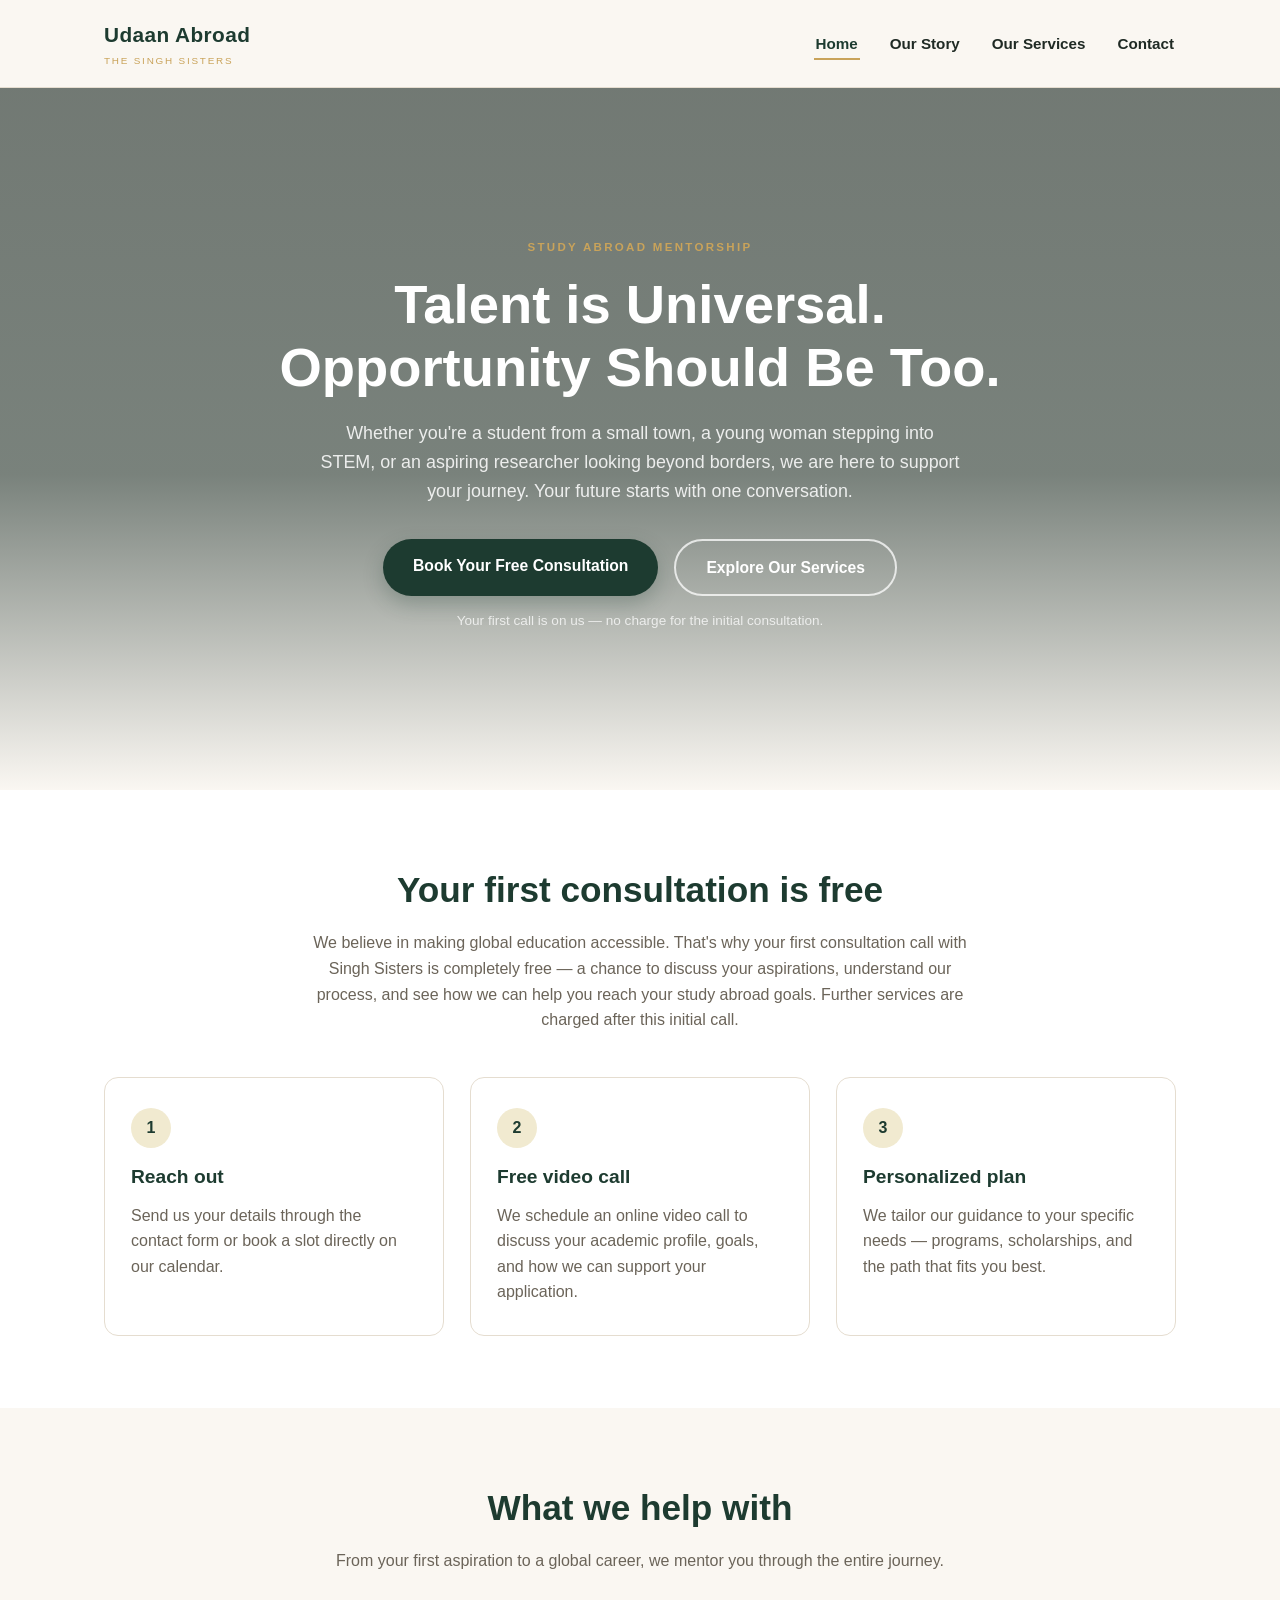
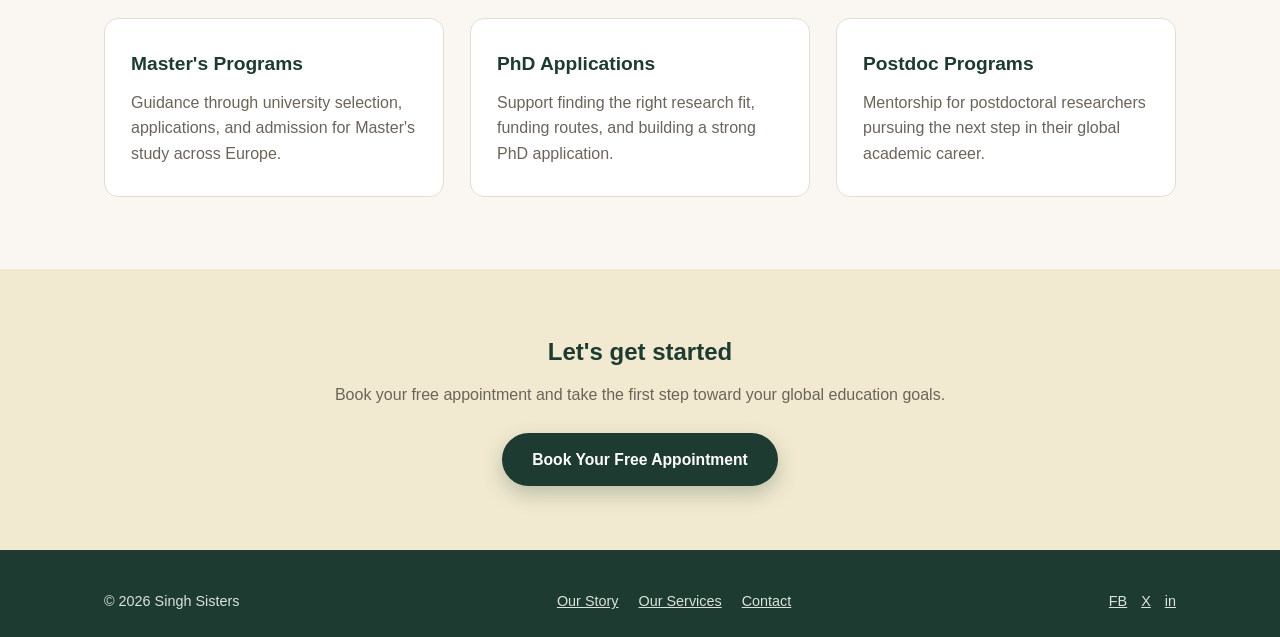
<file: index.html>
<!doctype html>
<html lang="en">
<head>
<meta charset="UTF-8">
<meta name="viewport" content="width=device-width, initial-scale=1">
<title>Udaan Abroad by The Singh Sisters | Study Abroad Mentorship</title>
<meta name="description" content="Udaan Abroad by The Singh Sisters — mentorship for Master's, PhD and Postdoc applications, scholarships, and study abroad guidance, with a focus on empowering women in STEM.">
<link rel="stylesheet" href="assets/style.css">
</head>
<body>
<a class="skip-link" href="#main-content">Skip to main content</a>

<header class="site-header">
  <div class="nav-row">
    <a class="brand" href="index.html">Udaan Abroad<small>The Singh Sisters</small></a>
    <button class="nav-toggle" aria-label="Toggle menu" aria-expanded="false">&#9776;</button>
    <nav class="main-nav" aria-label="Primary">
      <ul>
        <li><a href="index.html" aria-current="page">Home</a></li>
        <li><a href="our-story.html">Our Story</a></li>
        <li><a href="our-services.html">Our Services</a></li>
        <li><a href="contact.html">Contact</a></li>
      </ul>
    </nav>
  </div>
</header>

<main id="main-content">

  <section class="hero hero-photo">
    <div class="hero-bg" aria-hidden="true">
      <div class="hero-slide s1"><img src="assets/images/hero/hero-uk.jpg" alt=""></div>
      <div class="hero-slide s2"><img src="assets/images/hero/hero-france.jpg" alt=""></div>
      <div class="hero-slide s3"><img src="assets/images/hero/hero-germany.jpg" alt=""></div>
      <div class="hero-slide s4"><img src="assets/images/hero/hero-usa.jpg" alt=""></div>
    </div>
    <div class="hero-overlay" aria-hidden="true"></div>
    <div class="wrap">
      <span class="eyebrow">Study Abroad Mentorship</span>
      <h1>Talent is Universal.<br>Opportunity Should Be Too.</h1>
      <p class="lead">Whether you're a student from a small town, a young woman stepping into STEM, or an aspiring researcher looking beyond borders, we are here to support your journey. Your future starts with one conversation.</p>
      <div class="btn-row">
        <a class="btn btn-primary" href="contact.html#book">Book Your Free Consultation</a>
        <a class="btn btn-secondary" href="our-services.html">Explore Our Services</a>
      </div>
      <p class="hero-note">Your first call is on us — no charge for the initial consultation.</p>
    </div>
  </section>

  <section class="alt">
    <div class="wrap">
      <div class="section-head">
        <h2>Your first consultation is free</h2>
        <p>We believe in making global education accessible. That's why your first consultation call with Singh Sisters is completely free — a chance to discuss your aspirations, understand our process, and see how we can help you reach your study abroad goals. Further services are charged after this initial call.</p>
      </div>
      <div class="grid-3">
        <div class="card">
          <span class="num">1</span>
          <h3>Reach out</h3>
          <p>Send us your details through the contact form or book a slot directly on our calendar.</p>
        </div>
        <div class="card">
          <span class="num">2</span>
          <h3>Free video call</h3>
          <p>We schedule an online video call to discuss your academic profile, goals, and how we can support your application.</p>
        </div>
        <div class="card">
          <span class="num">3</span>
          <h3>Personalized plan</h3>
          <p>We tailor our guidance to your specific needs — programs, scholarships, and the path that fits you best.</p>
        </div>
      </div>
    </div>
  </section>

  <section>
    <div class="wrap">
      <div class="section-head">
        <h2>What we help with</h2>
        <p>From your first aspiration to a global career, we mentor you through the entire journey.</p>
      </div>
      <div class="grid-3">
        <div class="card">
          <h3>Master's Programs</h3>
          <p>Guidance through university selection, applications, and admission for Master's study across Europe.</p>
        </div>
        <div class="card">
          <h3>PhD Applications</h3>
          <p>Support finding the right research fit, funding routes, and building a strong PhD application.</p>
        </div>
        <div class="card">
          <h3>Postdoc Programs</h3>
          <p>Mentorship for postdoctoral researchers pursuing the next step in their global academic career.</p>
        </div>
      </div>
    </div>
  </section>

  <section class="cta-band">
    <div class="wrap">
      <h2>Let's get started</h2>
      <p>Book your free appointment and take the first step toward your global education goals.</p>
      <a class="btn btn-primary" href="contact.html#book">Book Your Free Appointment</a>
    </div>
  </section>

</main>

<footer class="site-footer">
  <div class="wrap foot-row">
    <span>&copy; 2026 Singh Sisters</span>
    <div class="foot-links">
      <a href="our-story.html">Our Story</a>
      <a href="our-services.html">Our Services</a>
      <a href="contact.html">Contact</a>
    </div>
    <div class="foot-social">
      <a href="https://facebook.com/profile.php?id=100004193443887" aria-label="Facebook" target="_blank" rel="noopener">FB</a>
      <a href="https://x.com/Anamika95241313?s=20" aria-label="X" target="_blank" rel="noopener">X</a>
      <a href="https://linkedin.com/in/anamika-singh-583845187/" aria-label="LinkedIn" target="_blank" rel="noopener">in</a>
    </div>
  </div>
</footer>

<script src="assets/nav.js"></script>
</body>
</html>
</file>
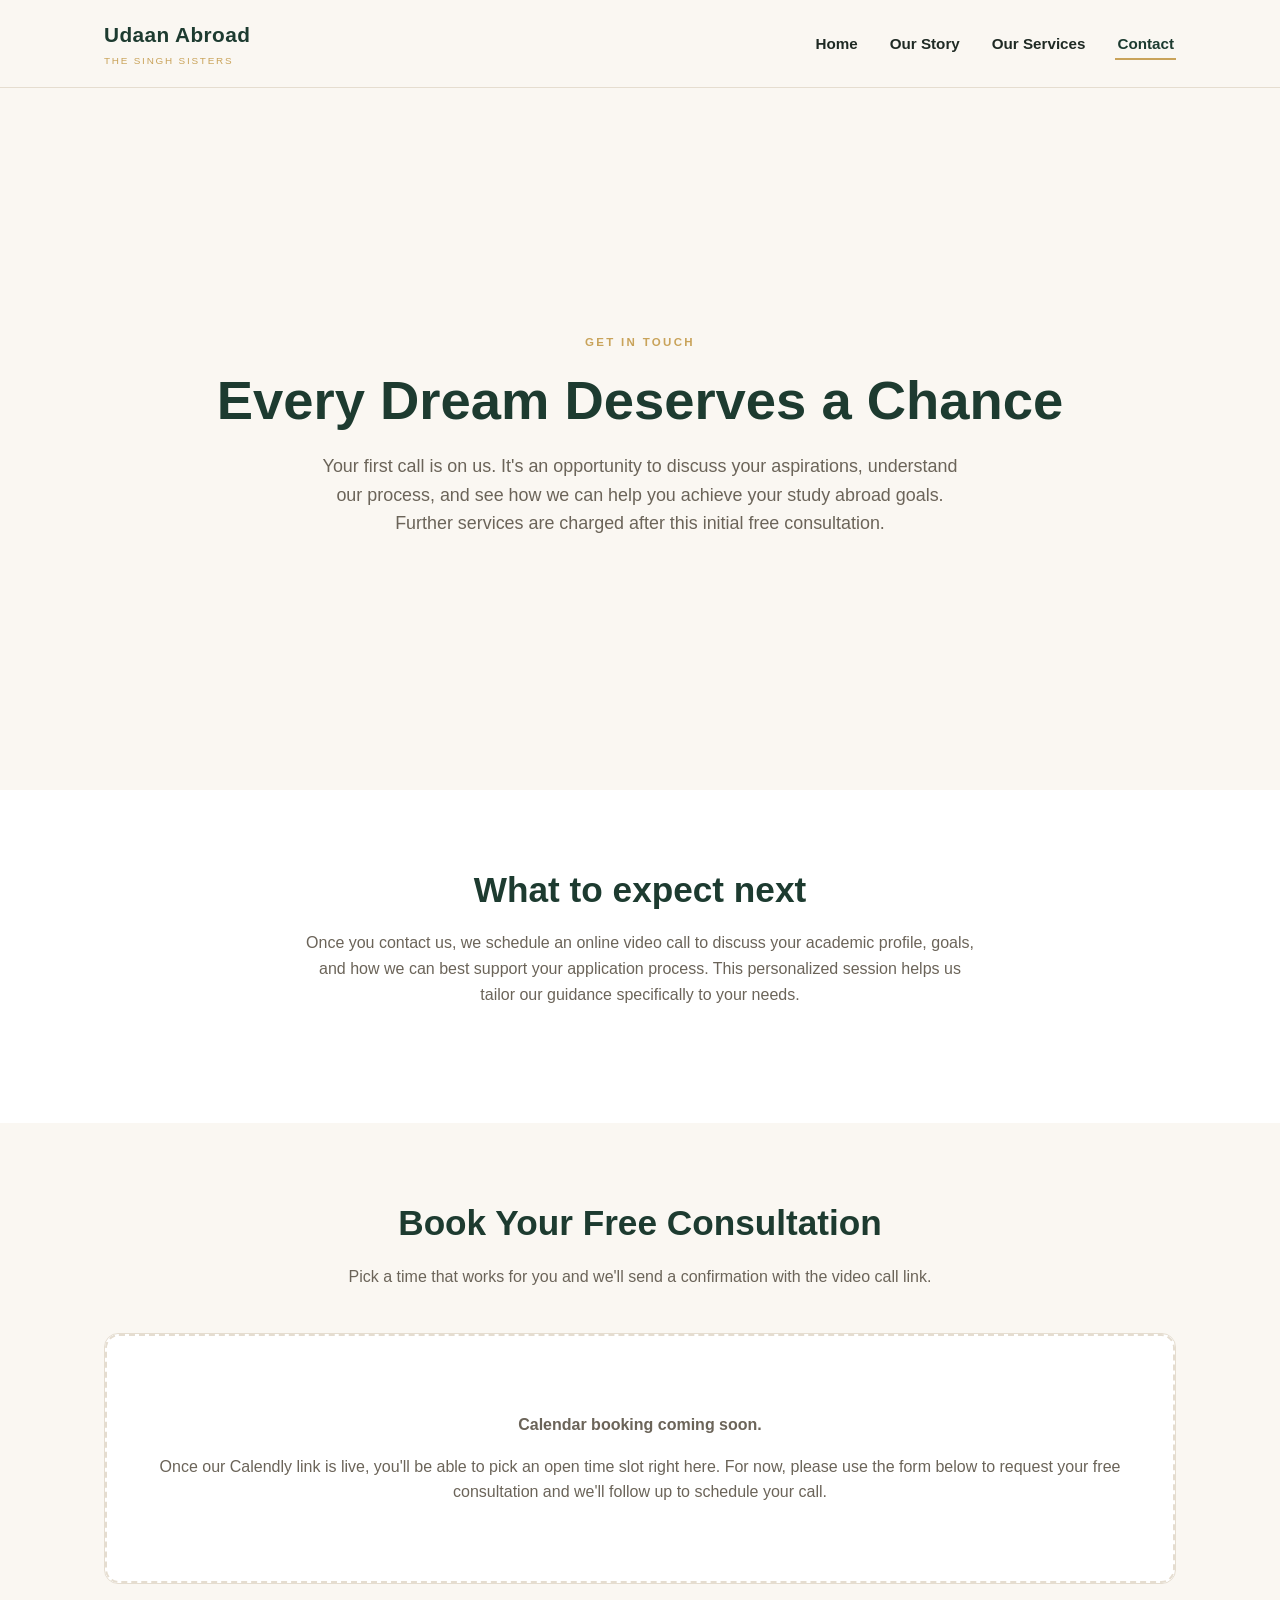
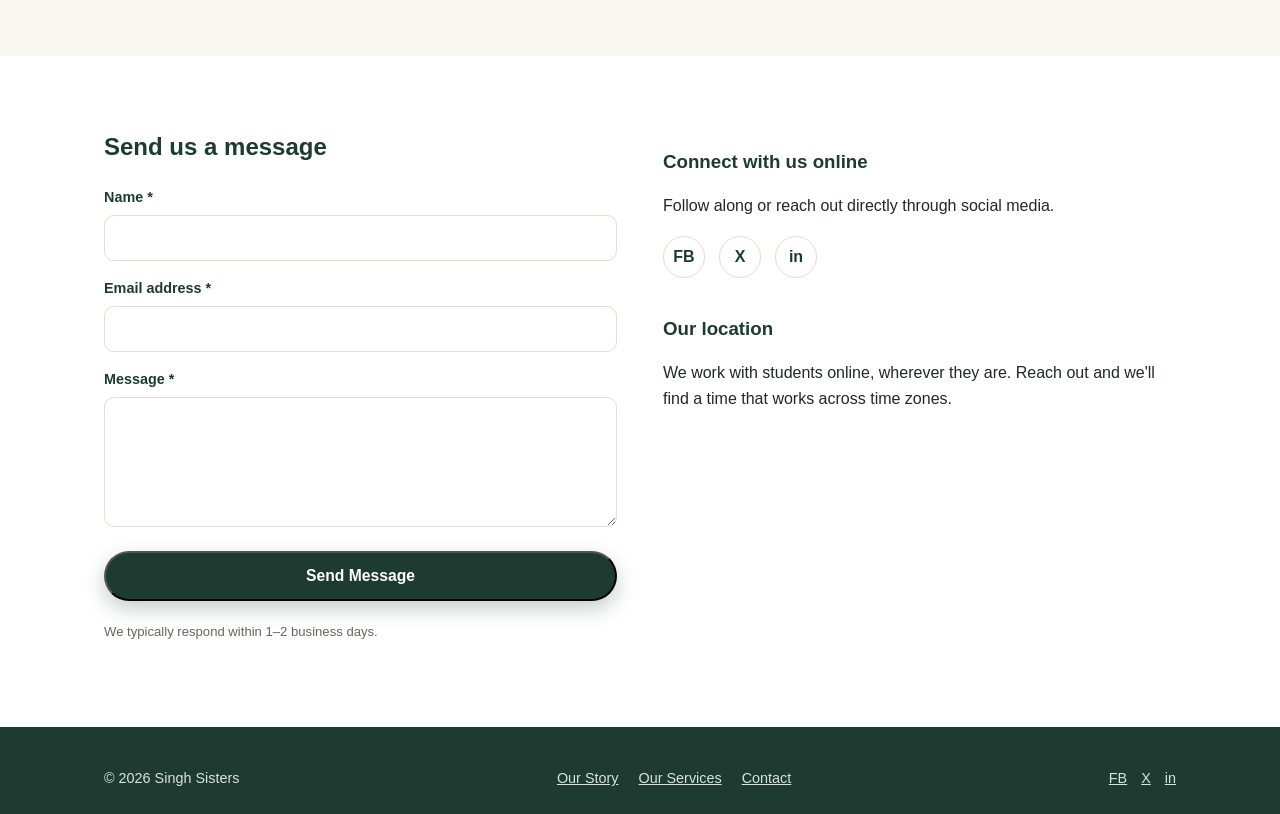
<file: contact.html>
<!doctype html>
<html lang="en">
<head>
<meta charset="UTF-8">
<meta name="viewport" content="width=device-width, initial-scale=1">
<title>Contact &amp; Book a Free Consultation | Udaan Abroad — The Singh Sisters</title>
<meta name="description" content="Book your free consultation with The Singh Sisters or send us a message about your study abroad goals.">
<link rel="stylesheet" href="assets/style.css">
</head>
<body>
<a class="skip-link" href="#main-content">Skip to main content</a>

<header class="site-header">
  <div class="nav-row">
    <a class="brand" href="index.html">Udaan Abroad<small>The Singh Sisters</small></a>
    <button class="nav-toggle" aria-label="Toggle menu" aria-expanded="false">&#9776;</button>
    <nav class="main-nav" aria-label="Primary">
      <ul>
        <li><a href="index.html">Home</a></li>
        <li><a href="our-story.html">Our Story</a></li>
        <li><a href="our-services.html">Our Services</a></li>
        <li><a href="contact.html" aria-current="page">Contact</a></li>
      </ul>
    </nav>
  </div>
</header>

<main id="main-content">

  <section class="hero" style="padding-bottom:50px;">
    <div class="wrap">
      <span class="eyebrow">Get In Touch</span>
      <h1>Every Dream Deserves a Chance</h1>
      <p class="lead">Your first call is on us. It's an opportunity to discuss your aspirations, understand our process, and see how we can help you achieve your study abroad goals. Further services are charged after this initial free consultation.</p>
    </div>
  </section>

  <section class="alt">
    <div class="wrap">
      <div class="section-head">
        <h2>What to expect next</h2>
        <p>Once you contact us, we schedule an online video call to discuss your academic profile, goals, and how we can best support your application process. This personalized session helps us tailor our guidance specifically to your needs.</p>
      </div>
    </div>
  </section>

  <section id="book">
    <div class="wrap">
      <div class="section-head">
        <h2>Book Your Free Consultation</h2>
        <p>Pick a time that works for you and we'll send a confirmation with the video call link.</p>
      </div>

      <div class="booking-panel">
        <!--
          CALENDLY EMBED
          Replace CALENDLY_URL below with your real link, e.g.:
          https://calendly.com/anamikas2112/free-consultation
          Then delete the .calendly-placeholder block underneath.
        -->
        <div class="calendly-placeholder">
          <p><strong>Calendar booking coming soon.</strong></p>
          <p>Once our Calendly link is live, you'll be able to pick an open time slot right here. For now, please use the form below to request your free consultation and we'll follow up to schedule your call.</p>
        </div>
        <!--
        <div class="calendly-inline-widget calendly-embed" data-url="CALENDLY_URL?hide_gdpr_banner=1&background_color=faf7f2&text_color=1f2a24&primary_color=1d3b30"></div>
        <script type="text/javascript" src="https://assets.calendly.com/assets/external/widget.js" async></script>
        -->
      </div>
    </div>
  </section>

  <section class="alt">
    <div class="wrap contact-grid">
      <div>
        <h2 style="color:var(--green-deep); margin-top:0;">Send us a message</h2>
        <div id="formSuccess" class="form-success">Thank you — your message has been sent. We'll be in touch soon!</div>
        <form class="contact-form" id="contactForm" action="https://formspree.io/f/REPLACE_WITH_FORMSPREE_ID" method="POST">
          <div>
            <label for="name">Name *</label>
            <input type="text" id="name" name="name" required>
          </div>
          <div>
            <label for="email">Email address *</label>
            <input type="email" id="email" name="email" required>
          </div>
          <div>
            <label for="message">Message *</label>
            <textarea id="message" name="message" required></textarea>
          </div>
          <input type="hidden" name="_subject" value="New consultation request — Udaan Abroad">
          <input type="text" name="_gotcha" style="display:none" tabindex="-1" autocomplete="off">
          <button type="submit" class="btn btn-primary">Send Message</button>
          <p class="form-note">We typically respond within 1&ndash;2 business days.</p>
        </form>
      </div>

      <div class="info-block">
        <h3>Connect with us online</h3>
        <p>Follow along or reach out directly through social media.</p>
        <div class="social-links">
          <a href="https://facebook.com/profile.php?id=100004193443887" aria-label="Facebook" target="_blank" rel="noopener">FB</a>
          <a href="https://x.com/Anamika95241313?s=20" aria-label="X" target="_blank" rel="noopener">X</a>
          <a href="https://linkedin.com/in/anamika-singh-583845187/" aria-label="LinkedIn" target="_blank" rel="noopener">in</a>
        </div>
        <h3 style="margin-top:36px;">Our location</h3>
        <p>We work with students online, wherever they are. Reach out and we'll find a time that works across time zones.</p>
      </div>
    </div>
  </section>

</main>

<footer class="site-footer">
  <div class="wrap foot-row">
    <span>&copy; 2026 Singh Sisters</span>
    <div class="foot-links">
      <a href="our-story.html">Our Story</a>
      <a href="our-services.html">Our Services</a>
      <a href="contact.html">Contact</a>
    </div>
    <div class="foot-social">
      <a href="https://facebook.com/profile.php?id=100004193443887" aria-label="Facebook" target="_blank" rel="noopener">FB</a>
      <a href="https://x.com/Anamika95241313?s=20" aria-label="X" target="_blank" rel="noopener">X</a>
      <a href="https://linkedin.com/in/anamika-singh-583845187/" aria-label="LinkedIn" target="_blank" rel="noopener">in</a>
    </div>
  </div>
</footer>

<script src="assets/nav.js"></script>
<script src="assets/form.js"></script>
</body>
</html>
</file>
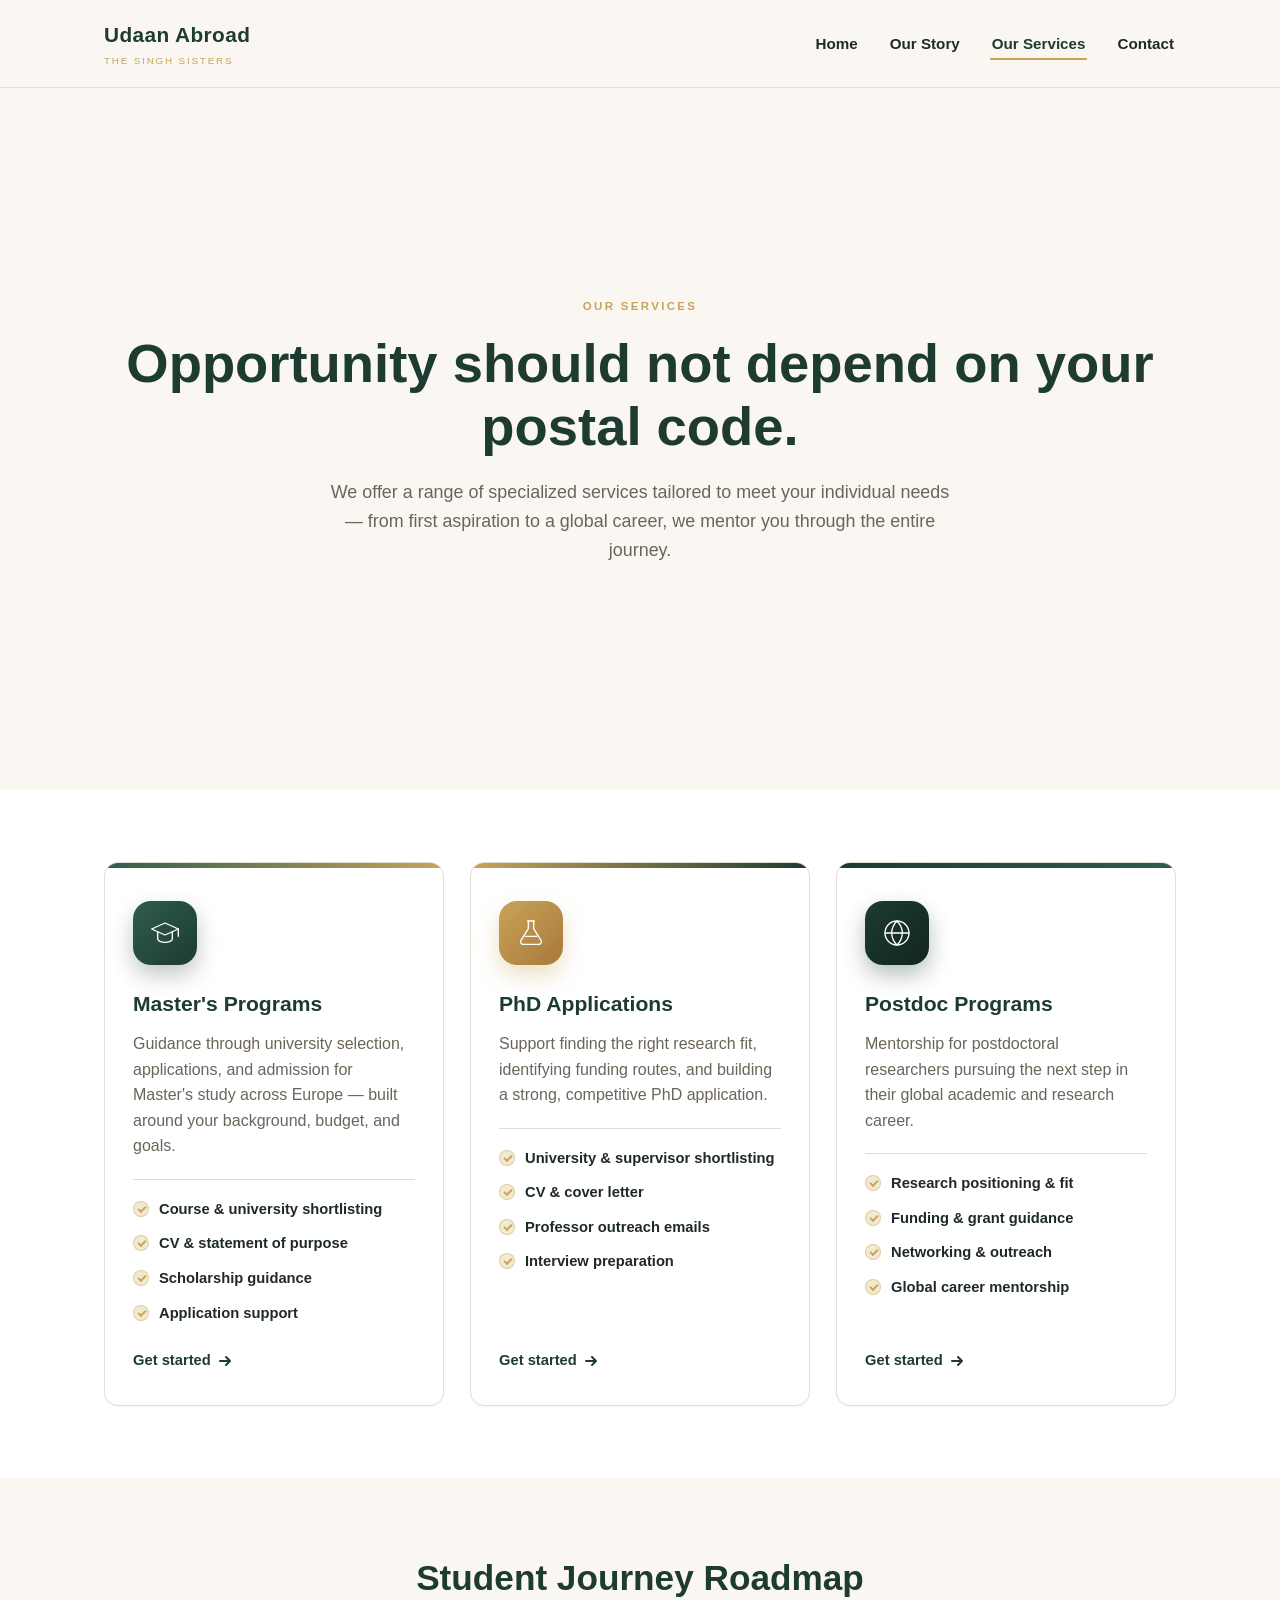
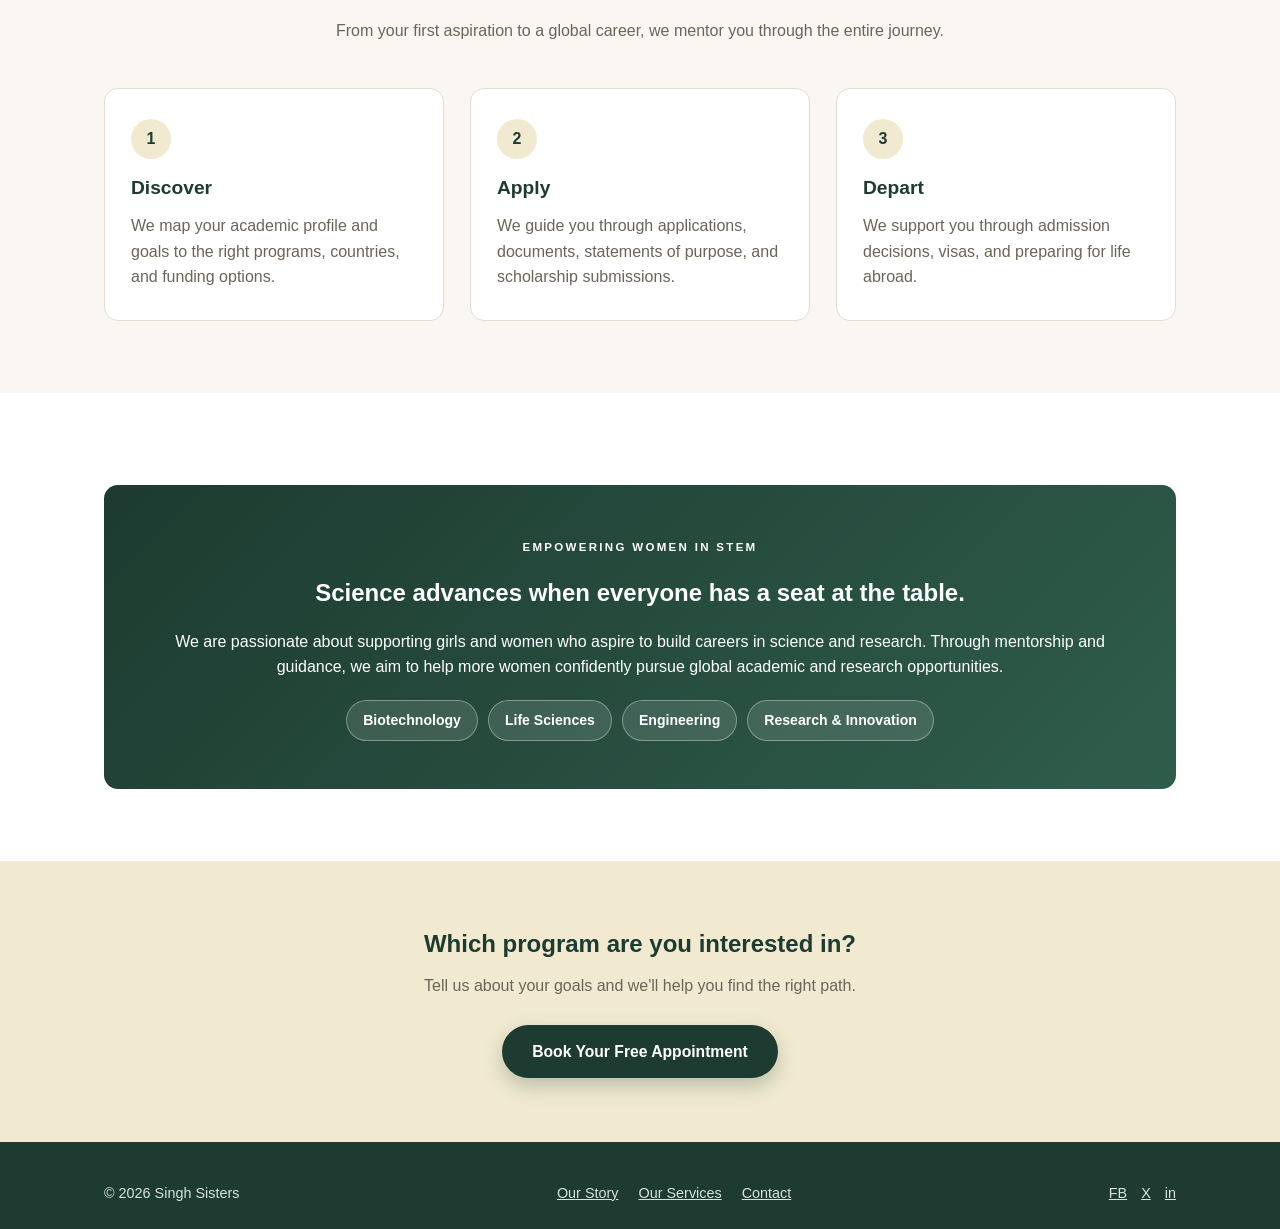
<file: our-services.html>
<!doctype html>
<html lang="en">
<head>
<meta charset="UTF-8">
<meta name="viewport" content="width=device-width, initial-scale=1">
<title>Our Services | Udaan Abroad — The Singh Sisters</title>
<meta name="description" content="Mentorship for Master's, PhD, and Postdoc applications, and dedicated support for women pursuing careers in STEM.">
<link rel="stylesheet" href="assets/style.css">
</head>
<body>
<a class="skip-link" href="#main-content">Skip to main content</a>

<header class="site-header">
  <div class="nav-row">
    <a class="brand" href="index.html">Udaan Abroad<small>The Singh Sisters</small></a>
    <button class="nav-toggle" aria-label="Toggle menu" aria-expanded="false">&#9776;</button>
    <nav class="main-nav" aria-label="Primary">
      <ul>
        <li><a href="index.html">Home</a></li>
        <li><a href="our-story.html">Our Story</a></li>
        <li><a href="our-services.html" aria-current="page">Our Services</a></li>
        <li><a href="contact.html">Contact</a></li>
      </ul>
    </nav>
  </div>
</header>

<main id="main-content">

  <section class="hero" style="padding-bottom:60px;">
    <div class="wrap">
      <span class="eyebrow">Our Services</span>
      <h1>Opportunity should not depend on your postal code.</h1>
      <p class="lead">We offer a range of specialized services tailored to meet your individual needs — from first aspiration to a global career, we mentor you through the entire journey.</p>
    </div>
  </section>

  <section class="alt">
    <div class="wrap">
      <div class="service-grid">

        <div class="service-card">
          <div class="icon-badge">
            <svg viewBox="0 0 48 48" fill="none" stroke="currentColor" stroke-width="2" stroke-linecap="round" stroke-linejoin="round"><path d="M4 18L24 9l20 9-20 9-20-9z"/><path d="M13 22.5V33c0 2.5 5 5 11 5s11-2.5 11-5V22.5"/><path d="M44 18v11"/></svg>
          </div>
          <h3>Master's Programs</h3>
          <p>Guidance through university selection, applications, and admission for Master's study across Europe &mdash; built around your background, budget, and goals.</p>
          <ul>
            <li>Course &amp; university shortlisting</li>
            <li>CV &amp; statement of purpose</li>
            <li>Scholarship guidance</li>
            <li>Application support</li>
          </ul>
          <a class="card-link" href="contact.html#book">Get started <svg viewBox="0 0 16 16" fill="none" stroke="currentColor" stroke-width="2" stroke-linecap="round" stroke-linejoin="round"><path d="M3 8h10M9 4l4 4-4 4"/></svg></a>
        </div>

        <div class="service-card">
          <div class="icon-badge">
            <svg viewBox="0 0 48 48" fill="none" stroke="currentColor" stroke-width="2" stroke-linecap="round" stroke-linejoin="round"><path d="M19 6h10"/><path d="M20 6v11.5L8.8 35.3A4 4 0 0 0 12.2 41h23.6a4 4 0 0 0 3.4-5.7L28 17.5V6"/><path d="M15 29h18"/></svg>
          </div>
          <h3>PhD Applications</h3>
          <p>Support finding the right research fit, identifying funding routes, and building a strong, competitive PhD application.</p>
          <ul>
            <li>University &amp; supervisor shortlisting</li>
            <li>CV &amp; cover letter</li>
            <li>Professor outreach emails</li>
            <li>Interview preparation</li>
          </ul>
          <a class="card-link" href="contact.html#book">Get started <svg viewBox="0 0 16 16" fill="none" stroke="currentColor" stroke-width="2" stroke-linecap="round" stroke-linejoin="round"><path d="M3 8h10M9 4l4 4-4 4"/></svg></a>
        </div>

        <div class="service-card">
          <div class="icon-badge">
            <svg viewBox="0 0 48 48" fill="none" stroke="currentColor" stroke-width="2" stroke-linecap="round" stroke-linejoin="round"><circle cx="24" cy="24" r="18"/><path d="M6 24h36"/><path d="M24 6c5 5 8 11 8 18s-3 13-8 18c-5-5-8-11-8-18s3-13 8-18z"/></svg>
          </div>
          <h3>Postdoc Programs</h3>
          <p>Mentorship for postdoctoral researchers pursuing the next step in their global academic and research career.</p>
          <ul>
            <li>Research positioning &amp; fit</li>
            <li>Funding &amp; grant guidance</li>
            <li>Networking &amp; outreach</li>
            <li>Global career mentorship</li>
          </ul>
          <a class="card-link" href="contact.html#book">Get started <svg viewBox="0 0 16 16" fill="none" stroke="currentColor" stroke-width="2" stroke-linecap="round" stroke-linejoin="round"><path d="M3 8h10M9 4l4 4-4 4"/></svg></a>
        </div>

      </div>
    </div>
  </section>

  <section>
    <div class="wrap">
      <div class="section-head">
        <h2>Student Journey Roadmap</h2>
        <p>From your first aspiration to a global career, we mentor you through the entire journey.</p>
      </div>
      <div class="grid-3">
        <div class="card">
          <span class="num">1</span>
          <h3>Discover</h3>
          <p>We map your academic profile and goals to the right programs, countries, and funding options.</p>
        </div>
        <div class="card">
          <span class="num">2</span>
          <h3>Apply</h3>
          <p>We guide you through applications, documents, statements of purpose, and scholarship submissions.</p>
        </div>
        <div class="card">
          <span class="num">3</span>
          <h3>Depart</h3>
          <p>We support you through admission decisions, visas, and preparing for life abroad.</p>
        </div>
      </div>
    </div>
  </section>

  <section class="alt">
    <div class="wrap">
      <div class="stem-banner">
        <span class="eyebrow" style="color:#fff;">Empowering Women in STEM</span>
        <h2>Science advances when everyone has a seat at the table.</h2>
        <p>We are passionate about supporting girls and women who aspire to build careers in science and research. Through mentorship and guidance, we aim to help more women confidently pursue global academic and research opportunities.</p>
        <div class="tags">
          <span>Biotechnology</span>
          <span>Life Sciences</span>
          <span>Engineering</span>
          <span>Research &amp; Innovation</span>
        </div>
      </div>
    </div>
  </section>

  <section class="cta-band">
    <div class="wrap">
      <h2>Which program are you interested in?</h2>
      <p>Tell us about your goals and we'll help you find the right path.</p>
      <a class="btn btn-primary" href="contact.html#book">Book Your Free Appointment</a>
    </div>
  </section>

</main>

<footer class="site-footer">
  <div class="wrap foot-row">
    <span>&copy; 2026 Singh Sisters</span>
    <div class="foot-links">
      <a href="our-story.html">Our Story</a>
      <a href="our-services.html">Our Services</a>
      <a href="contact.html">Contact</a>
    </div>
    <div class="foot-social">
      <a href="https://facebook.com/profile.php?id=100004193443887" aria-label="Facebook" target="_blank" rel="noopener">FB</a>
      <a href="https://x.com/Anamika95241313?s=20" aria-label="X" target="_blank" rel="noopener">X</a>
      <a href="https://linkedin.com/in/anamika-singh-583845187/" aria-label="LinkedIn" target="_blank" rel="noopener">in</a>
    </div>
  </div>
</footer>

<script src="assets/nav.js"></script>
</body>
</html>
</file>
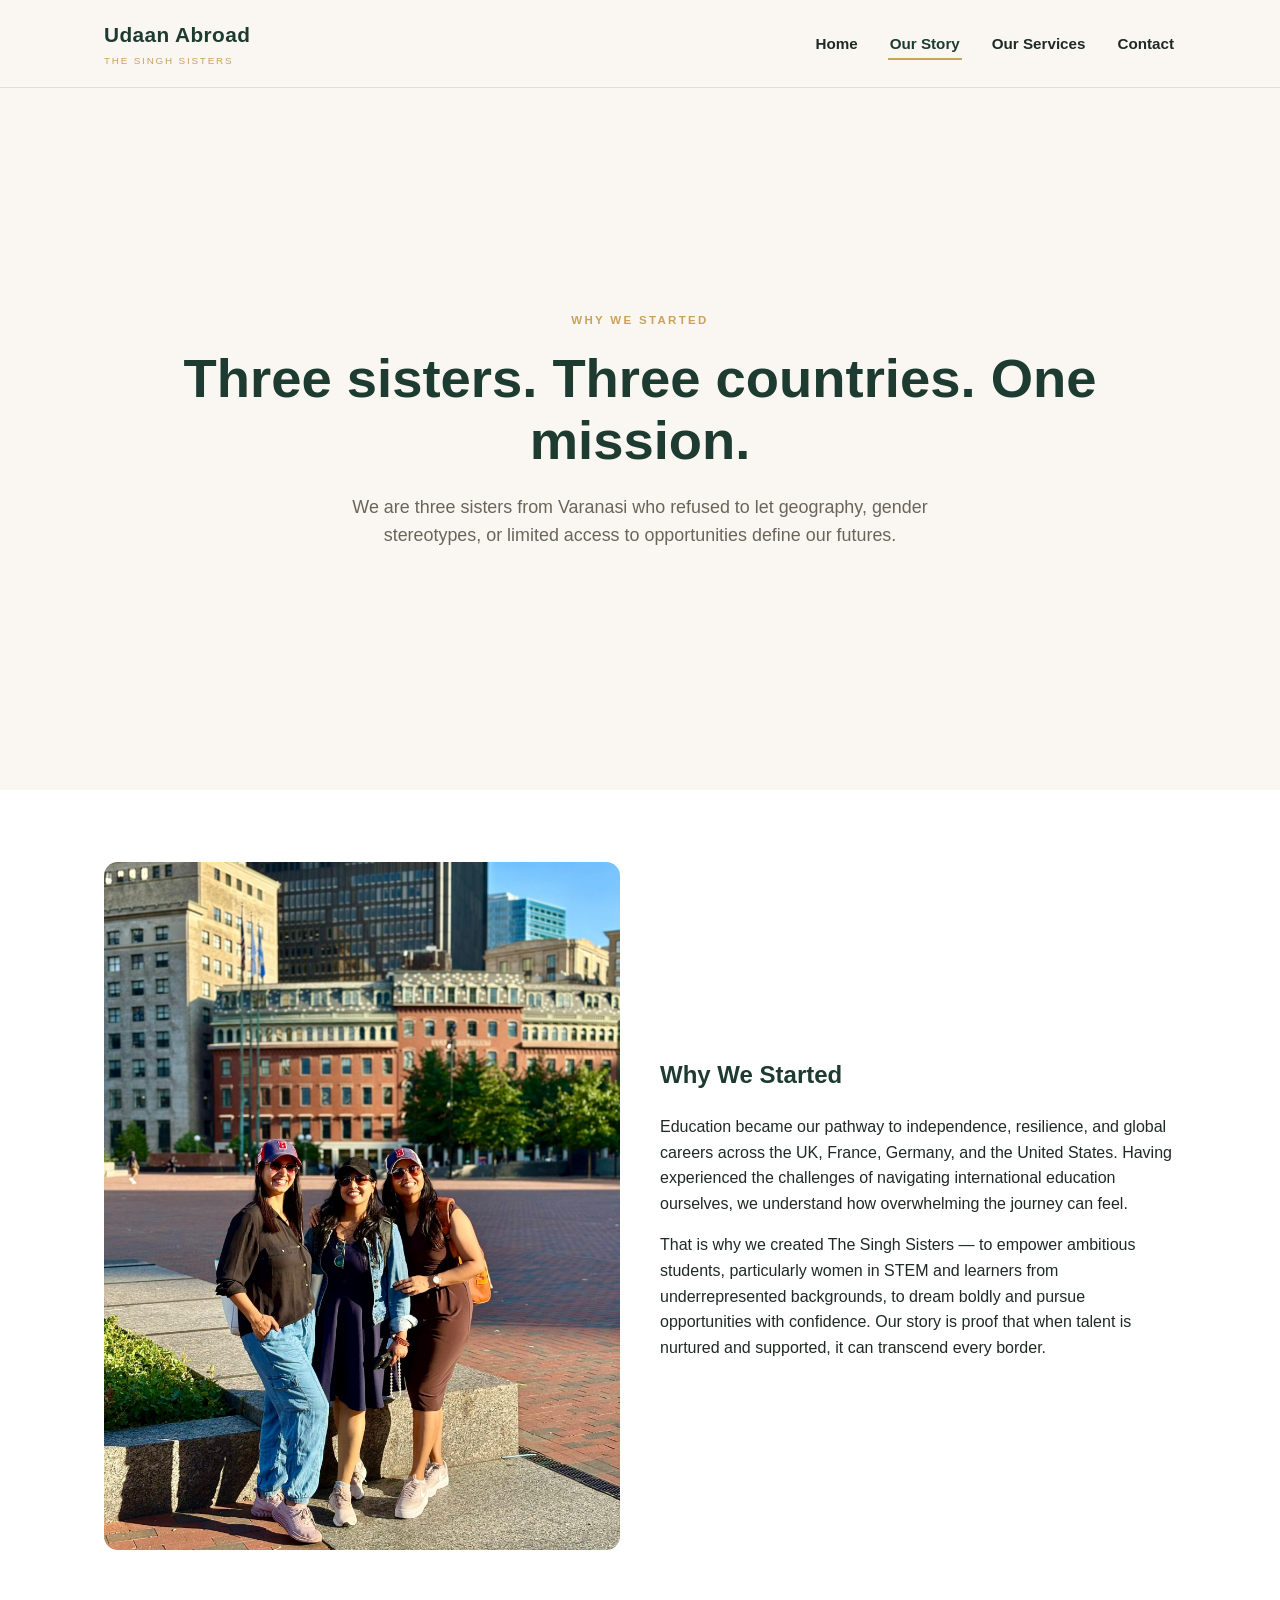
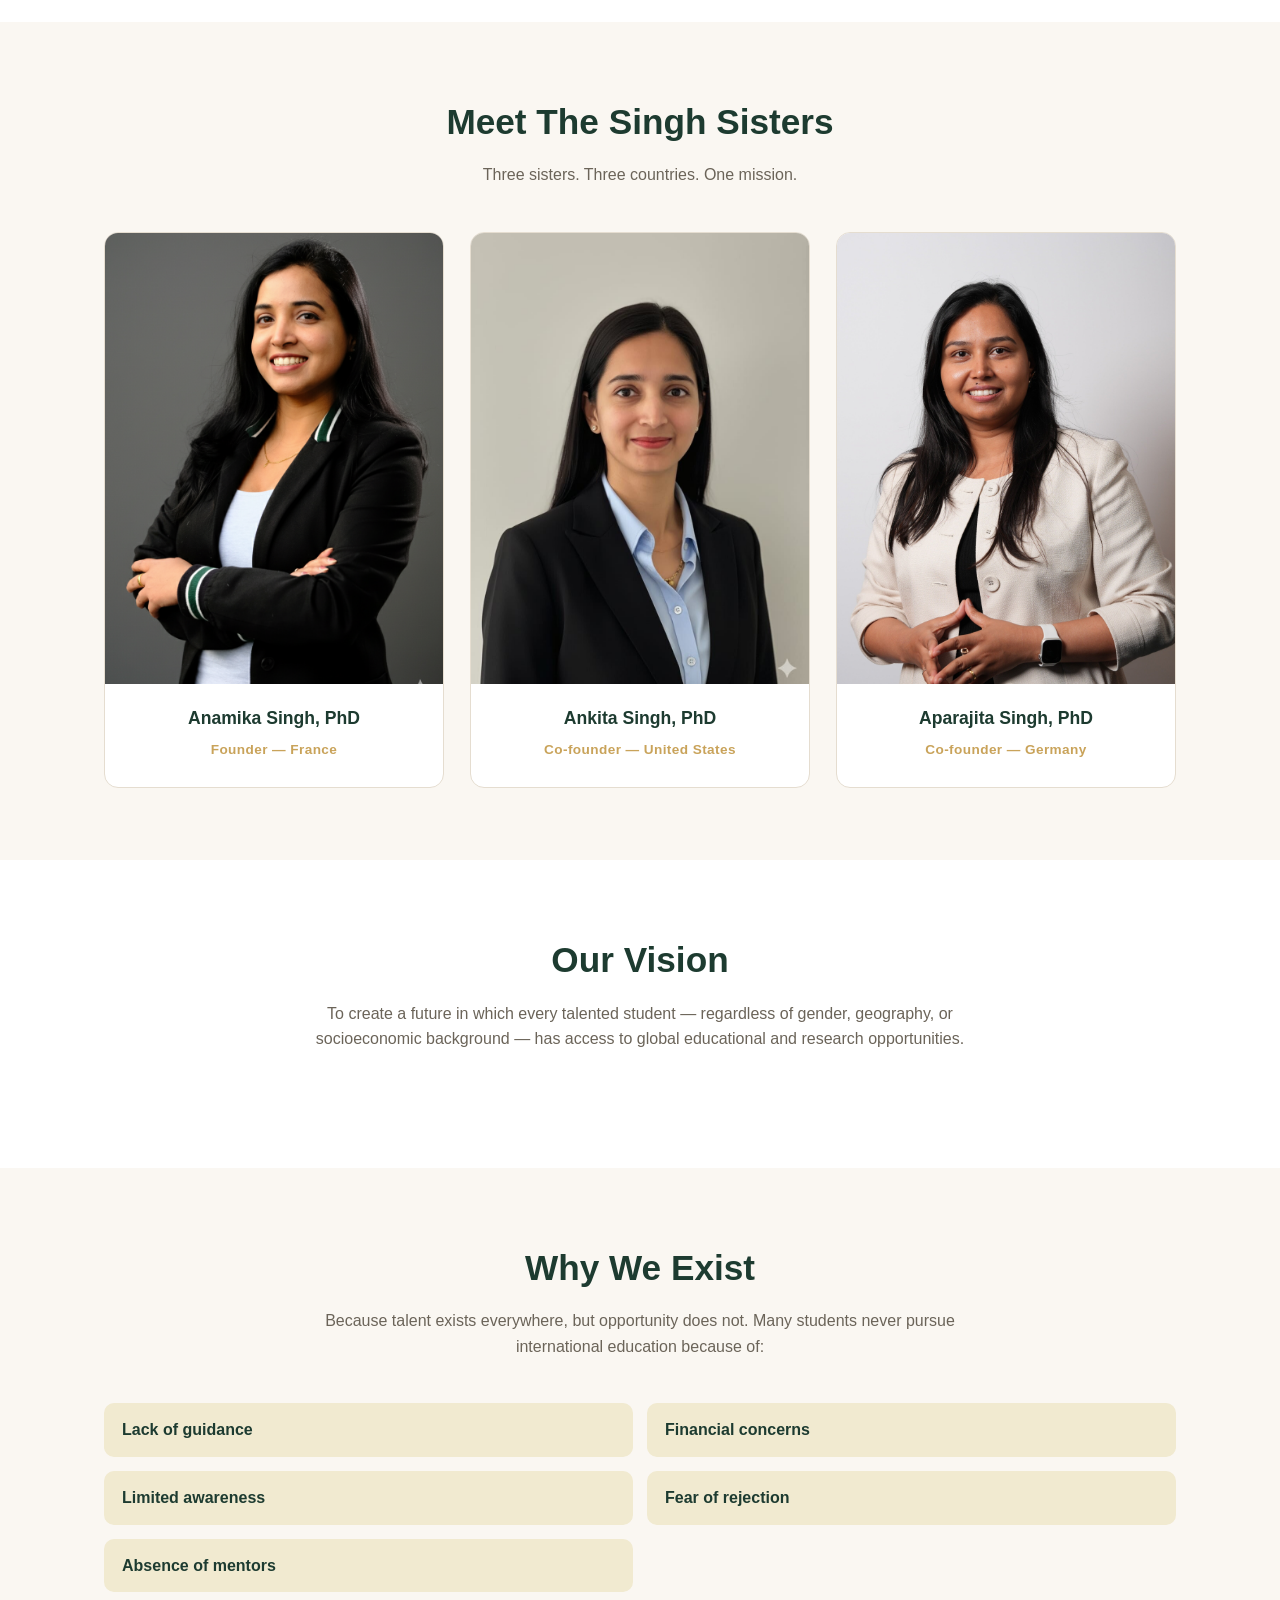
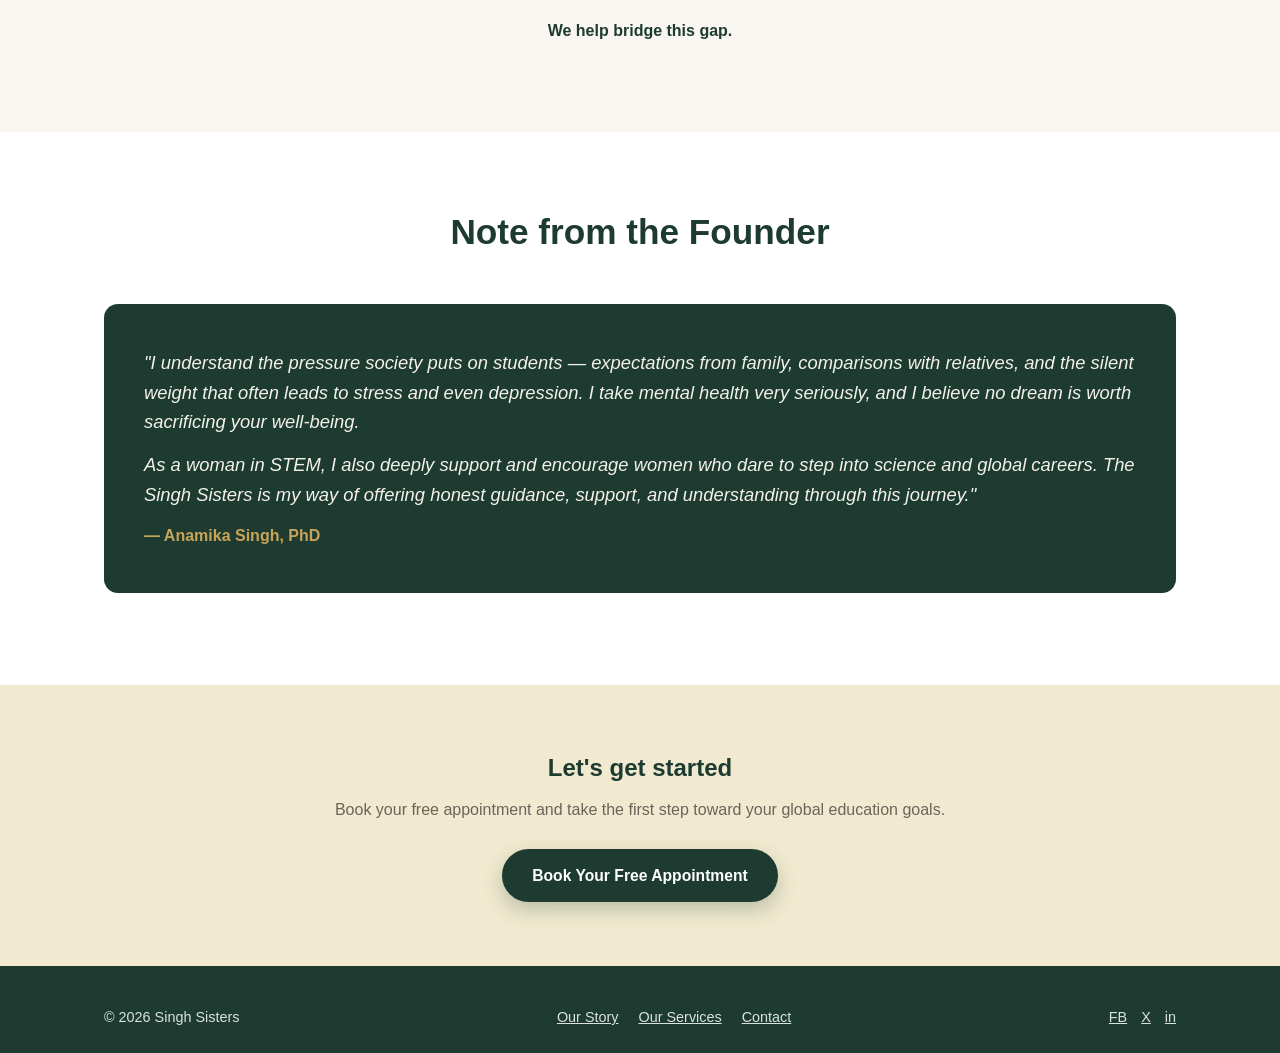
<file: our-story.html>
<!doctype html>
<html lang="en">
<head>
<meta charset="UTF-8">
<meta name="viewport" content="width=device-width, initial-scale=1">
<title>Our Story | Udaan Abroad — The Singh Sisters</title>
<meta name="description" content="Three sisters from Varanasi who built global academic careers across the UK, France, Germany, and the United States — now helping students do the same.">
<link rel="stylesheet" href="assets/style.css">
</head>
<body>
<a class="skip-link" href="#main-content">Skip to main content</a>

<header class="site-header">
  <div class="nav-row">
    <a class="brand" href="index.html">Udaan Abroad<small>The Singh Sisters</small></a>
    <button class="nav-toggle" aria-label="Toggle menu" aria-expanded="false">&#9776;</button>
    <nav class="main-nav" aria-label="Primary">
      <ul>
        <li><a href="index.html">Home</a></li>
        <li><a href="our-story.html" aria-current="page">Our Story</a></li>
        <li><a href="our-services.html">Our Services</a></li>
        <li><a href="contact.html">Contact</a></li>
      </ul>
    </nav>
  </div>
</header>

<main id="main-content">

  <section class="hero" style="padding-bottom:60px;">
    <div class="wrap">
      <span class="eyebrow">Why We Started</span>
      <h1>Three sisters. Three countries. One mission.</h1>
      <p class="lead">We are three sisters from Varanasi who refused to let geography, gender stereotypes, or limited access to opportunities define our futures.</p>
    </div>
  </section>

  <section class="alt">
    <div class="wrap grid-2">
      <img src="assets/images/our-story-hero.jpg" alt="The Singh Sisters" style="border-radius:14px;">
      <div>
        <h2 style="color:var(--green-deep);">Why We Started</h2>
        <p>Education became our pathway to independence, resilience, and global careers across the UK, France, Germany, and the United States. Having experienced the challenges of navigating international education ourselves, we understand how overwhelming the journey can feel.</p>
        <p>That is why we created The Singh Sisters — to empower ambitious students, particularly women in STEM and learners from underrepresented backgrounds, to dream boldly and pursue opportunities with confidence. Our story is proof that when talent is nurtured and supported, it can transcend every border.</p>
      </div>
    </div>
  </section>

  <section>
    <div class="wrap">
      <div class="section-head">
        <h2>Meet The Singh Sisters</h2>
        <p>Three sisters. Three countries. One mission.</p>
      </div>
      <div class="grid-3">
        <div class="sister-card">
          <img src="assets/images/sister-ankita.png" alt="Anamika Singh, PhD">
          <div class="body">
            <h3>Anamika Singh, PhD</h3>
            <span>Founder &mdash; France</span>
          </div>
        </div>
        <div class="sister-card">
          <img src="assets/images/sister-anamika.jpg" alt="Ankita Singh, PhD">
          <div class="body">
            <h3>Ankita Singh, PhD</h3>
            <span>Co-founder &mdash; United States</span>
          </div>
        </div>
        <div class="sister-card">
          <img src="assets/images/sister-aparajita.jpg" alt="Aparajita Singh, PhD">
          <div class="body">
            <h3>Aparajita Singh, PhD</h3>
            <span>Co-founder &mdash; Germany</span>
          </div>
        </div>
      </div>
    </div>
  </section>

  <section class="alt">
    <div class="wrap">
      <div class="section-head">
        <h2>Our Vision</h2>
        <p>To create a future in which every talented student &mdash; regardless of gender, geography, or socioeconomic background &mdash; has access to global educational and research opportunities.</p>
      </div>
    </div>
  </section>

  <section>
    <div class="wrap">
      <div class="section-head">
        <h2>Why We Exist</h2>
        <p>Because talent exists everywhere, but opportunity does not. Many students never pursue international education because of:</p>
      </div>
      <ul class="challenge-list">
        <li>Lack of guidance</li>
        <li>Financial concerns</li>
        <li>Limited awareness</li>
        <li>Fear of rejection</li>
        <li>Absence of mentors</li>
      </ul>
      <p style="text-align:center; margin-top:26px; font-weight:700; color:var(--green-deep);">We help bridge this gap.</p>
    </div>
  </section>

  <section class="alt">
    <div class="wrap">
      <div class="section-head">
        <h2>Note from the Founder</h2>
      </div>
      <div class="quote-block">
        <p>"I understand the pressure society puts on students &mdash; expectations from family, comparisons with relatives, and the silent weight that often leads to stress and even depression. I take mental health very seriously, and I believe no dream is worth sacrificing your well-being.</p>
        <p>As a woman in STEM, I also deeply support and encourage women who dare to step into science and global careers. The Singh Sisters is my way of offering honest guidance, support, and understanding through this journey."</p>
        <cite>&mdash; Anamika Singh, PhD</cite>
      </div>
    </div>
  </section>

  <section class="cta-band">
    <div class="wrap">
      <h2>Let's get started</h2>
      <p>Book your free appointment and take the first step toward your global education goals.</p>
      <a class="btn btn-primary" href="contact.html#book">Book Your Free Appointment</a>
    </div>
  </section>

</main>

<footer class="site-footer">
  <div class="wrap foot-row">
    <span>&copy; 2026 Singh Sisters</span>
    <div class="foot-links">
      <a href="our-story.html">Our Story</a>
      <a href="our-services.html">Our Services</a>
      <a href="contact.html">Contact</a>
    </div>
    <div class="foot-social">
      <a href="https://facebook.com/profile.php?id=100004193443887" aria-label="Facebook" target="_blank" rel="noopener">FB</a>
      <a href="https://x.com/Anamika95241313?s=20" aria-label="X" target="_blank" rel="noopener">X</a>
      <a href="https://linkedin.com/in/anamika-singh-583845187/" aria-label="LinkedIn" target="_blank" rel="noopener">in</a>
    </div>
  </div>
</footer>

<script src="assets/nav.js"></script>
</body>
</html>
</file>
<file: assets/style.css>
:root {
  --ink: #1f2a24;
  --sand: #faf7f2;
  --sand-deep: #f1ead0;
  --green: #2f5d4c;
  --green-deep: #1d3b30;
  --gold: #c9a35a;
  --muted: #6b6459;
  --border: #e5ddd0;
  --radius: 14px;
  --max: 1120px;
}

* { box-sizing: border-box; }

html { scroll-behavior: smooth; }

body {
  margin: 0;
  font-family: "Segoe UI", "Helvetica Neue", Arial, sans-serif;
  color: var(--ink);
  background: var(--sand);
  line-height: 1.6;
}

img { max-width: 100%; display: block; }

a { color: inherit; }

.skip-link {
  position: absolute;
  left: -999px;
  top: 0;
  background: var(--green-deep);
  color: #fff;
  padding: 10px 16px;
  z-index: 100;
}
.skip-link:focus { left: 10px; top: 10px; }

.wrap {
  max-width: var(--max);
  margin: 0 auto;
  padding: 0 24px;
}

/* Header */
header.site-header {
  background: var(--sand);
  border-bottom: 1px solid var(--border);
  position: sticky;
  top: 0;
  z-index: 50;
}
.nav-row {
  display: flex;
  align-items: center;
  justify-content: space-between;
  padding: 18px 24px;
  max-width: var(--max);
  margin: 0 auto;
}
.brand {
  font-size: 1.3rem;
  font-weight: 700;
  letter-spacing: 0.02em;
  color: var(--green-deep);
  text-decoration: none;
}
.brand small {
  display: block;
  font-size: 0.62rem;
  font-weight: 500;
  letter-spacing: 0.18em;
  text-transform: uppercase;
  color: var(--gold);
  margin-top: 2px;
}
nav.main-nav ul {
  list-style: none;
  display: flex;
  gap: 28px;
  margin: 0;
  padding: 0;
}
nav.main-nav a {
  text-decoration: none;
  font-weight: 600;
  font-size: 0.95rem;
  color: var(--ink);
  padding: 6px 2px;
  border-bottom: 2px solid transparent;
}
nav.main-nav a:hover,
nav.main-nav a[aria-current="page"] {
  color: var(--green-deep);
  border-bottom-color: var(--gold);
}
.nav-toggle {
  display: none;
  background: none;
  border: 1px solid var(--border);
  border-radius: 8px;
  padding: 8px 10px;
  font-size: 1.1rem;
}

@media (max-width: 760px) {
  nav.main-nav { display: none; width: 100%; }
  nav.main-nav.open { display: block; }
  nav.main-nav ul { flex-direction: column; gap: 0; padding: 12px 0; }
  nav.main-nav a { display: block; padding: 12px 0; }
  .nav-row { flex-wrap: wrap; }
  .nav-toggle { display: block; }
}

/* Hero */
.hero {
  padding: 72px 0;
  min-height: 78vh;
  display: flex;
  align-items: center;
  text-align: center;
  position: relative;
  overflow: hidden;
  isolation: isolate;
}
.hero > .wrap { position: relative; z-index: 2; width: 100%; }

.hero-bg {
  position: absolute;
  inset: 0;
  z-index: 0;
  overflow: hidden;
}
.hero-slide {
  position: absolute;
  inset: 0;
  opacity: 0;
  overflow: hidden;
  animation: hero-fade 16s infinite;
  transform-origin: center;
}
.hero-slide img {
  width: 100%;
  height: 100%;
  object-fit: cover;
  display: block;
}
.hero-slide.s1 img { object-position: center 8%; }
.hero-slide.s2 img { object-position: 68% 12%; }
.hero-slide.s3 img { object-position: center 15%; }
.hero-slide.s4 img { object-position: center 55%; }
.hero-slide.s1 { animation-delay: 0s; }
.hero-slide.s2 { animation-delay: -4s; }
.hero-slide.s3 { animation-delay: -8s; }
.hero-slide.s4 { animation-delay: -12s; }

@keyframes hero-fade {
  0%     { opacity: 0; transform: scale(1); }
  3%     { opacity: 1; }
  21%    { opacity: 1; }
  25%    { opacity: 0; }
  100%   { opacity: 0; transform: scale(1.1); }
}

.hero-overlay {
  position: absolute;
  inset: 0;
  z-index: 1;
  background: linear-gradient(180deg, rgba(15,30,24,0.58) 0%, rgba(20,38,31,0.56) 55%, var(--sand) 100%);
}

@media (prefers-reduced-motion: reduce) {
  .hero-slide { animation: none; opacity: 1; }
  .hero-slide.s2, .hero-slide.s3, .hero-slide.s4 { display: none; }
}
.eyebrow {
  display: inline-block;
  font-size: 0.72rem;
  letter-spacing: 0.2em;
  text-transform: uppercase;
  color: var(--gold);
  font-weight: 700;
  margin-bottom: 18px;
}
.hero h1 {
  font-size: clamp(2.1rem, 4.5vw, 3.4rem);
  margin: 0 0 20px;
  color: var(--green-deep);
  line-height: 1.15;
}
.hero p.lead {
  max-width: 640px;
  margin: 0 auto 34px;
  color: var(--muted);
  font-size: 1.12rem;
}

/* Photo hero variant (homepage) */
.hero-photo h1 { color: #fff; }
.hero-photo p.lead { color: rgba(255,255,255,0.86); }
.hero-photo .hero-note { color: rgba(255,255,255,0.75); }
.hero-photo .btn-secondary { color: #fff; border-color: rgba(255,255,255,0.75); }
.hero-photo .btn-secondary:hover { background: #fff; color: var(--green-deep); }

.btn {
  display: inline-block;
  padding: 14px 30px;
  border-radius: 999px;
  font-weight: 700;
  text-decoration: none;
  font-size: 0.98rem;
  transition: transform 0.15s ease, box-shadow 0.15s ease;
}
.btn-primary {
  background: var(--green-deep);
  color: #fff;
  box-shadow: 0 8px 20px rgba(29, 59, 48, 0.25);
}
.btn-primary:hover { transform: translateY(-2px); }
.btn-secondary {
  background: transparent;
  color: var(--green-deep);
  border: 2px solid var(--green-deep);
}
.btn-secondary:hover { background: var(--green-deep); color: #fff; }
.btn-row { display: flex; gap: 16px; justify-content: center; flex-wrap: wrap; }
.hero-note { margin-top: 14px; font-size: 0.85rem; color: var(--muted); }

/* Sections */
section { padding: 72px 0; }
section.alt { background: #fff; }
.section-head { max-width: 680px; margin: 0 auto 44px; text-align: center; }
.section-head h2 {
  font-size: clamp(1.6rem, 3vw, 2.2rem);
  color: var(--green-deep);
  margin: 0 0 12px;
}
.section-head p { color: var(--muted); margin: 0; }

/* Cards / grids */
.grid-3 {
  display: grid;
  grid-template-columns: repeat(3, 1fr);
  gap: 26px;
}
.grid-2 {
  display: grid;
  grid-template-columns: 1fr 1fr;
  gap: 40px;
  align-items: center;
}
@media (max-width: 820px) {
  .grid-3 { grid-template-columns: 1fr; }
  .grid-2 { grid-template-columns: 1fr; }
}

.card {
  background: #fff;
  border: 1px solid var(--border);
  border-radius: var(--radius);
  padding: 30px 26px;
}
.card h3 { color: var(--green-deep); margin: 0 0 10px; font-size: 1.2rem; }
.card p { color: var(--muted); margin: 0; }
.card .num {
  display: inline-flex;
  align-items: center;
  justify-content: center;
  width: 40px; height: 40px;
  border-radius: 50%;
  background: var(--sand-deep);
  color: var(--green-deep);
  font-weight: 700;
  margin-bottom: 14px;
}

.sister-card {
  background: #fff;
  border: 1px solid var(--border);
  border-radius: var(--radius);
  overflow: hidden;
  text-align: center;
}
.sister-card img { width: 100%; aspect-ratio: 3/4; object-fit: cover; }
.sister-card .body { padding: 20px 16px 26px; }
.sister-card h3 { margin: 0 0 4px; color: var(--green-deep); font-size: 1.1rem; }
.sister-card span { color: var(--gold); font-size: 0.85rem; font-weight: 600; letter-spacing: 0.03em; }

.quote-block {
  background: var(--green-deep);
  color: #f4f1ea;
  border-radius: var(--radius);
  padding: 44px 40px;
  margin: 20px 0;
}
.quote-block p { font-size: 1.15rem; font-style: italic; margin: 0 0 14px; }
.quote-block cite { font-style: normal; font-weight: 700; color: var(--gold); }

.challenge-list {
  list-style: none;
  padding: 0;
  margin: 0;
  display: grid;
  grid-template-columns: 1fr 1fr;
  gap: 14px;
}
.challenge-list li {
  background: var(--sand-deep);
  border-radius: 10px;
  padding: 14px 18px;
  font-weight: 600;
  color: var(--green-deep);
}
@media (max-width: 600px) { .challenge-list { grid-template-columns: 1fr; } }

/* Services */
.service-grid {
  display: grid;
  grid-template-columns: repeat(3, 1fr);
  gap: 26px;
}
@media (max-width: 900px) {
  .service-grid { grid-template-columns: 1fr; }
}
.service-card {
  background: #fff;
  border: 1px solid var(--border);
  border-radius: var(--radius);
  padding: 8px 28px 32px;
  position: relative;
  overflow: hidden;
  display: flex;
  flex-direction: column;
  box-shadow: 0 1px 2px rgba(31, 42, 36, 0.04);
  transition: transform 0.2s ease, box-shadow 0.2s ease, border-color 0.2s ease;
}
.service-card::before {
  content: "";
  position: absolute;
  top: 0; left: 0; right: 0;
  height: 5px;
  background: linear-gradient(90deg, var(--green), var(--gold));
}
.service-card:nth-child(2)::before { background: linear-gradient(90deg, var(--gold), var(--green-deep)); }
.service-card:nth-child(3)::before { background: linear-gradient(90deg, var(--green-deep), var(--green)); }
.service-card:hover {
  transform: translateY(-6px);
  box-shadow: 0 20px 40px rgba(31, 42, 36, 0.12);
  border-color: transparent;
}
.icon-badge {
  width: 64px;
  height: 64px;
  border-radius: 18px;
  background: linear-gradient(135deg, var(--green), var(--green-deep));
  color: #fff;
  display: flex;
  align-items: center;
  justify-content: center;
  margin: 30px 0 22px;
  box-shadow: 0 10px 22px rgba(29, 59, 48, 0.28);
}
.service-card:nth-child(2) .icon-badge { background: linear-gradient(135deg, var(--gold), #a9793a); box-shadow: 0 10px 22px rgba(201, 163, 90, 0.35); }
.service-card:nth-child(3) .icon-badge { background: linear-gradient(135deg, var(--green-deep), #12261e); box-shadow: 0 10px 22px rgba(29, 59, 48, 0.32); }
.icon-badge svg { width: 32px; height: 32px; }
.service-card h3 { color: var(--green-deep); font-size: 1.32rem; margin: 0 0 10px; }
.service-card > p { color: var(--muted); margin: 0 0 20px; }
.service-card ul {
  list-style: none;
  margin: 0 0 24px;
  padding: 18px 0 0;
  border-top: 1px solid var(--border);
  display: flex;
  flex-direction: column;
  gap: 11px;
}
.service-card ul li {
  padding-left: 26px;
  position: relative;
  font-size: 0.92rem;
  color: var(--ink);
  font-weight: 600;
}
.service-card ul li::before {
  content: "";
  position: absolute;
  left: 0;
  top: 3px;
  width: 16px;
  height: 16px;
  border-radius: 50%;
  background: var(--sand-deep);
  box-shadow: inset 0 0 0 1px rgba(201,163,90,0.4);
}
.service-card ul li::after {
  content: "";
  position: absolute;
  left: 5px;
  top: 8px;
  width: 6px;
  height: 3px;
  border-left: 2px solid var(--gold);
  border-bottom: 2px solid var(--gold);
  transform: rotate(-45deg);
}
.service-card .card-link {
  margin-top: auto;
  align-self: flex-start;
  font-weight: 700;
  font-size: 0.92rem;
  color: var(--green-deep);
  text-decoration: none;
  display: inline-flex;
  align-items: center;
  gap: 6px;
}
.service-card .card-link:hover { color: var(--gold); }
.service-card .card-link svg { width: 16px; height: 16px; transition: transform 0.2s ease; }
.service-card .card-link:hover svg { transform: translateX(3px); }

.stem-banner {
  background: linear-gradient(135deg, var(--green-deep), var(--green));
  color: #fff;
  border-radius: var(--radius);
  padding: 48px 40px;
  text-align: center;
  margin-top: 20px;
}
.stem-banner h2 { margin: 0 0 12px; }
.stem-banner .tags {
  display: flex;
  flex-wrap: wrap;
  gap: 10px;
  justify-content: center;
  margin-top: 20px;
}
.stem-banner .tags span {
  background: rgba(255,255,255,0.12);
  border: 1px solid rgba(255,255,255,0.35);
  border-radius: 999px;
  padding: 8px 16px;
  font-size: 0.88rem;
  font-weight: 600;
}

/* Booking / Calendly */
.booking-panel {
  background: #fff;
  border: 1px solid var(--border);
  border-radius: var(--radius);
  overflow: hidden;
}
.calendly-embed { min-width: 280px; height: 700px; }
.calendly-placeholder {
  padding: 60px 30px;
  text-align: center;
  color: var(--muted);
  border: 2px dashed var(--border);
  border-radius: var(--radius);
}

/* Contact form */
.contact-grid {
  display: grid;
  grid-template-columns: 1fr 1fr;
  gap: 46px;
}
@media (max-width: 820px) { .contact-grid { grid-template-columns: 1fr; } }

form.contact-form { display: flex; flex-direction: column; gap: 16px; }
form.contact-form label {
  font-weight: 700;
  font-size: 0.9rem;
  color: var(--green-deep);
  margin-bottom: 6px;
  display: block;
}
form.contact-form input,
form.contact-form textarea {
  width: 100%;
  padding: 13px 14px;
  border: 1px solid var(--border);
  border-radius: 10px;
  font-family: inherit;
  font-size: 1rem;
  background: #fff;
}
form.contact-form textarea { min-height: 130px; resize: vertical; }
form.contact-form input:focus,
form.contact-form textarea:focus {
  outline: none;
  border-color: var(--green);
  box-shadow: 0 0 0 3px rgba(47,93,76,0.15);
}
.form-note { font-size: 0.82rem; color: var(--muted); margin-top: 4px; }
.form-success {
  background: #eaf3ee;
  border: 1px solid #bcd9c8;
  color: var(--green-deep);
  border-radius: 10px;
  padding: 16px 18px;
  margin-bottom: 16px;
  display: none;
}
.form-success.show { display: block; }

.info-block h3 { color: var(--green-deep); margin-bottom: 10px; }
.social-links { display: flex; gap: 14px; margin-top: 18px; }
.social-links a {
  width: 42px; height: 42px;
  border-radius: 50%;
  border: 1px solid var(--border);
  display: flex; align-items: center; justify-content: center;
  text-decoration: none;
  font-weight: 700;
  color: var(--green-deep);
}
.social-links a:hover { background: var(--green-deep); color: #fff; }

/* CTA band */
.cta-band {
  background: var(--sand-deep);
  text-align: center;
  padding: 64px 0;
}
.cta-band h2 { color: var(--green-deep); margin: 0 0 10px; }
.cta-band p { color: var(--muted); margin: 0 0 26px; }

/* Footer */
footer.site-footer {
  background: var(--green-deep);
  color: #d9e3dc;
  padding: 40px 0 24px;
  font-size: 0.9rem;
}
footer.site-footer .foot-row {
  display: flex;
  justify-content: space-between;
  flex-wrap: wrap;
  gap: 16px;
  align-items: center;
}
footer.site-footer a { color: #d9e3dc; }
footer.site-footer .foot-links { display: flex; gap: 20px; }
footer.site-footer .foot-social { display: flex; gap: 14px; }
</file>
